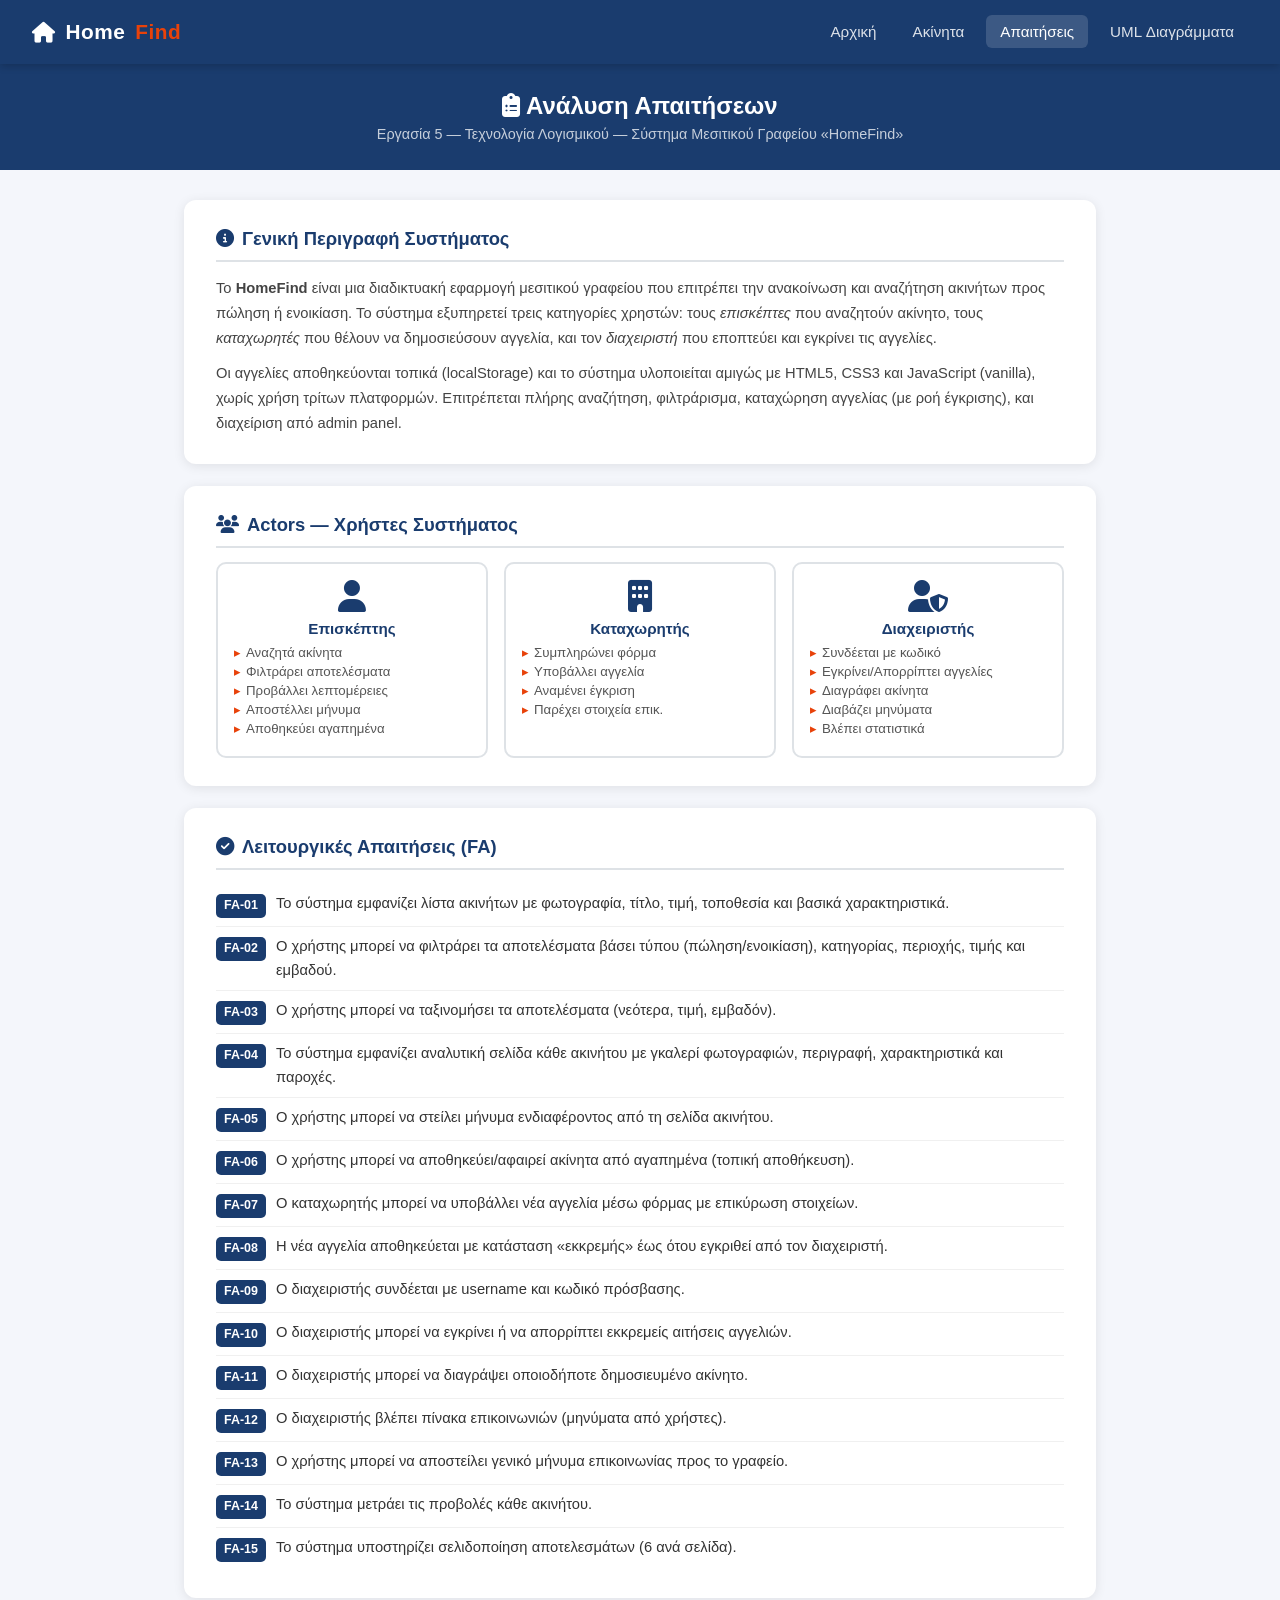
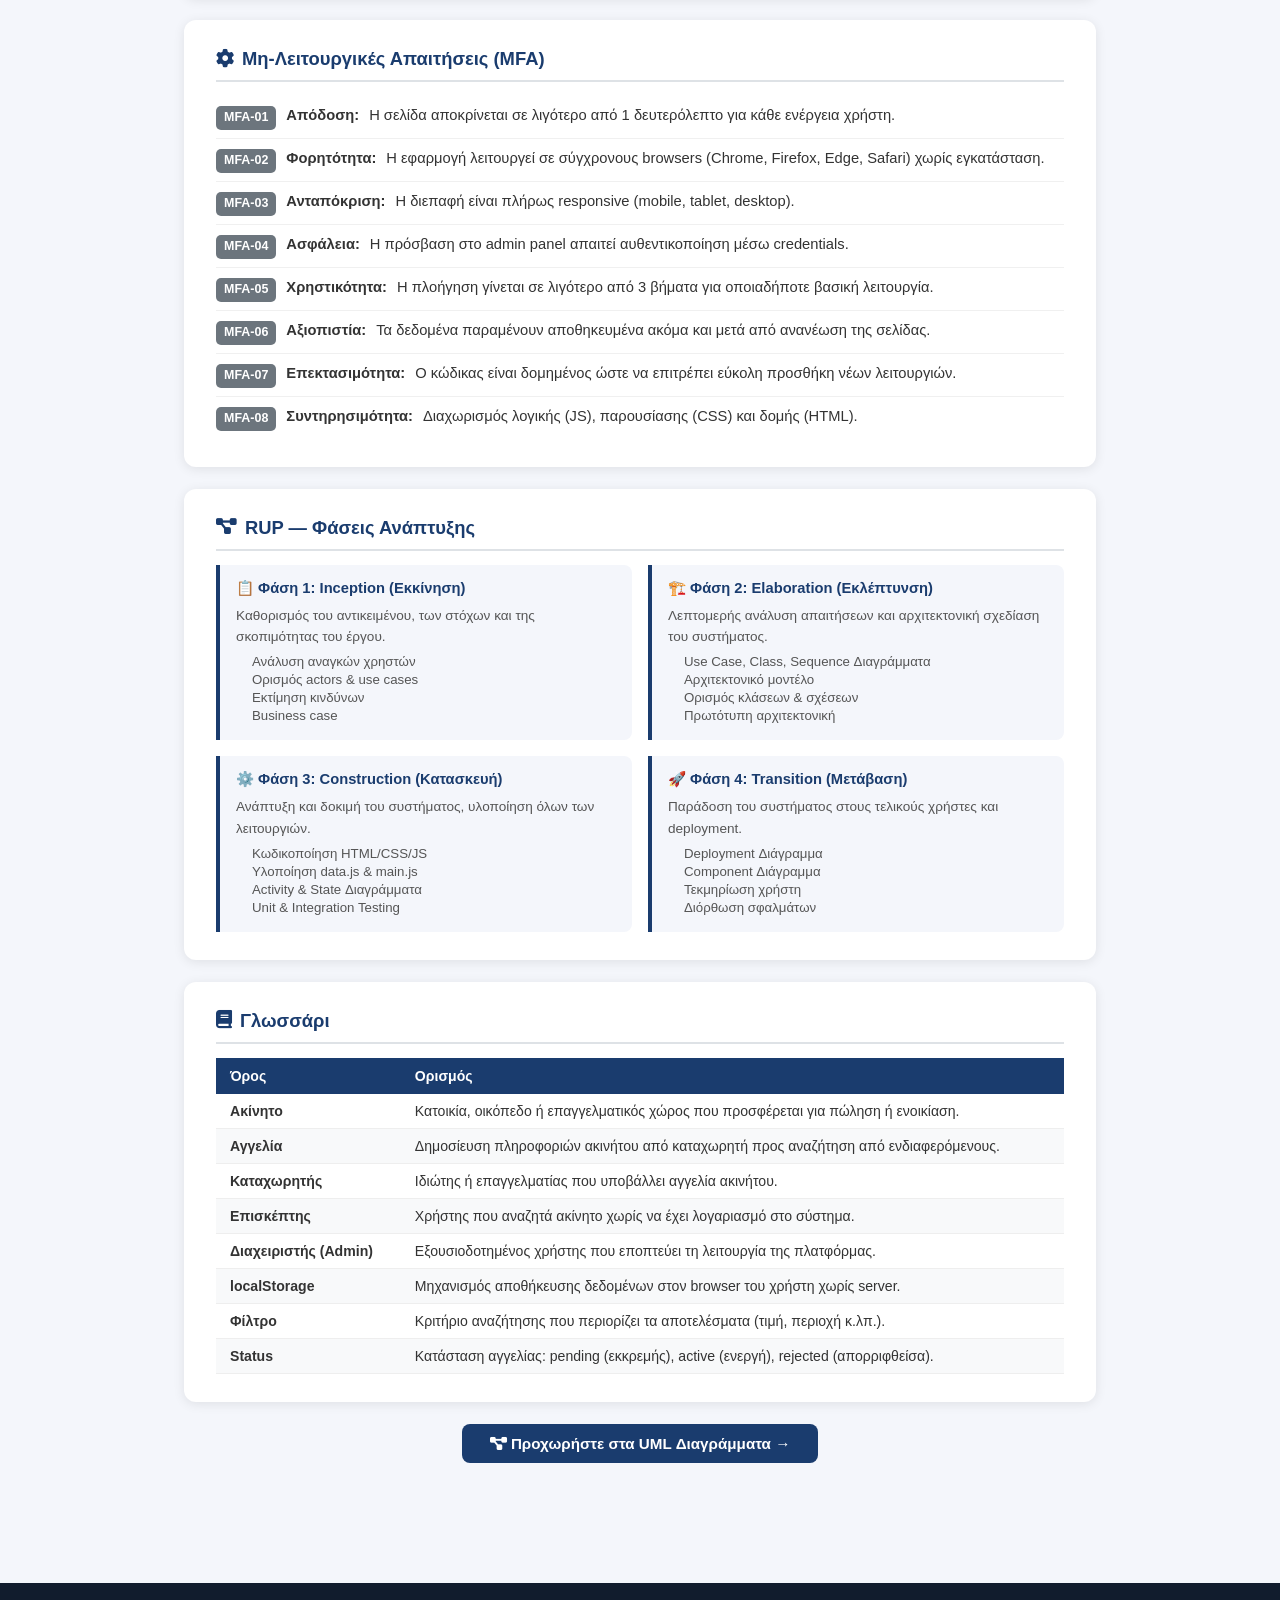
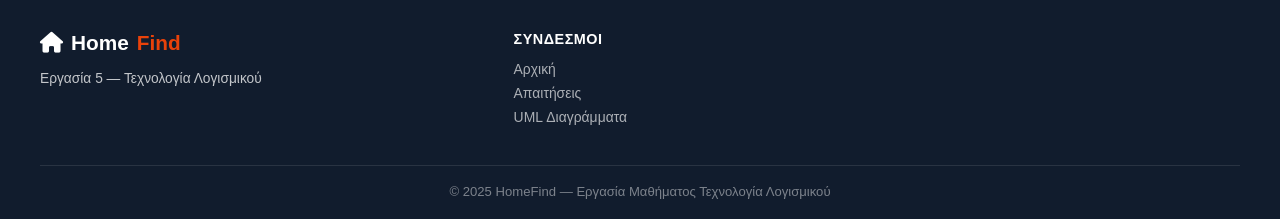
<file: docs/apaitiseis.html>
<!DOCTYPE html>
<html lang="el">
<head>
  <meta charset="UTF-8">
  <meta name="viewport" content="width=device-width, initial-scale=1.0">
  <title>Ανάλυση Απαιτήσεων — HomeFind</title>
  <link rel="stylesheet" href="../site/css/style.css">
  <link rel="stylesheet" href="https://cdnjs.cloudflare.com/ajax/libs/font-awesome/6.5.0/css/all.min.css">
  <style>
    .req-page { max-width: 960px; margin: 0 auto; padding: 30px 1.5rem 60px; }
    .req-card { background: #fff; border-radius: 12px; box-shadow: 0 2px 12px rgba(0,0,0,.09); padding: 28px 32px; margin-bottom: 22px; }
    .req-card h2 { font-size: 1.15rem; color: var(--primary); margin-bottom: 14px; padding-bottom: 10px; border-bottom: 2px solid var(--border); display: flex; align-items: center; gap: 8px; }
    .req-list { list-style: none; padding: 0; }
    .req-list li { padding: 8px 0; border-bottom: 1px solid #f0f0f0; font-size: 0.92rem; color: #333; display: flex; gap: 10px; align-items: flex-start; line-height: 1.6; }
    .req-list li:last-child { border-bottom: none; }
    .req-num { background: var(--primary); color: #fff; border-radius: 5px; padding: 2px 8px; font-size: 0.78rem; font-weight: 700; white-space: nowrap; margin-top: 2px; }
    .req-num.nf { background: #6c757d; }
    .actor-grid { display: grid; grid-template-columns: repeat(3, 1fr); gap: 16px; }
    .actor-box { border: 2px solid var(--border); border-radius: 10px; padding: 16px; text-align: center; }
    .actor-box i { font-size: 2rem; color: var(--primary); display: block; margin-bottom: 8px; }
    .actor-box h3 { font-size: 0.95rem; color: var(--primary); margin-bottom: 8px; }
    .actor-box ul { text-align: left; font-size: 0.83rem; color: #555; }
    .actor-box ul li { margin-bottom: 4px; padding-left: 12px; position: relative; }
    .actor-box ul li::before { content: '▸'; position: absolute; left: 0; color: var(--secondary); }
    .rup-grid { display: grid; grid-template-columns: repeat(2, 1fr); gap: 16px; }
    .rup-phase { border-left: 4px solid var(--primary); padding: 14px 16px; background: var(--light); border-radius: 0 8px 8px 0; }
    .rup-phase h3 { font-size: 0.92rem; color: var(--primary); margin-bottom: 8px; font-weight: 700; }
    .rup-phase p { font-size: 0.85rem; color: #555; line-height: 1.6; }
    .rup-phase ul { font-size: 0.83rem; color: #555; padding-left: 16px; margin-top: 6px; }
    .rup-phase ul li { margin-bottom: 3px; }
    .gloss-table { width: 100%; border-collapse: collapse; font-size: 0.88rem; }
    .gloss-table th { background: var(--primary); color: #fff; padding: 10px 14px; text-align: left; }
    .gloss-table td { padding: 9px 14px; border-bottom: 1px solid #eee; color: #333; }
    .gloss-table tr:nth-child(even) td { background: #f8f9fa; }
  </style>
</head>
<body>

<nav class="navbar">
  <a href="../site/index.html" class="logo"><i class="fas fa-home"></i> Home<span>Find</span></a>
  <div class="hamburger"><span></span><span></span><span></span></div>
  <ul class="nav-links">
    <li><a href="../site/index.html">Αρχική</a></li>
    <li><a href="../site/akinhta.html">Ακίνητα</a></li>
    <li><a href="apaitiseis.html" class="active">Απαιτήσεις</a></li>
    <li><a href="diagrams.html">UML Διαγράμματα</a></li>
  </ul>
</nav>

<div style="background:var(--primary);padding:28px 2rem;text-align:center;color:#fff;">
  <h1 style="font-size:1.5rem;margin-bottom:6px;"><i class="fas fa-clipboard-list"></i> Ανάλυση Απαιτήσεων</h1>
  <p style="color:rgba(255,255,255,.75);font-size:.9rem;">Εργασία 5 — Τεχνολογία Λογισμικού — Σύστημα Μεσιτικού Γραφείου «HomeFind»</p>
</div>

<div class="req-page">

  <!-- Γενική Περιγραφή -->
  <div class="req-card">
    <h2><i class="fas fa-info-circle"></i> Γενική Περιγραφή Συστήματος</h2>
    <p style="font-size:.92rem;color:#444;line-height:1.7;">
      Το <strong>HomeFind</strong> είναι μια διαδικτυακή εφαρμογή μεσιτικού γραφείου που επιτρέπει την ανακοίνωση και αναζήτηση ακινήτων προς πώληση ή ενοικίαση. Το σύστημα εξυπηρετεί τρεις κατηγορίες χρηστών: τους <em>επισκέπτες</em> που αναζητούν ακίνητο, τους <em>καταχωρητές</em> που θέλουν να δημοσιεύσουν αγγελία, και τον <em>διαχειριστή</em> που εποπτεύει και εγκρίνει τις αγγελίες.
    </p>
    <p style="font-size:.92rem;color:#444;line-height:1.7;margin-top:10px;">
      Οι αγγελίες αποθηκεύονται τοπικά (localStorage) και το σύστημα υλοποιείται αμιγώς με HTML5, CSS3 και JavaScript (vanilla), χωρίς χρήση τρίτων πλατφορμών. Επιτρέπεται πλήρης αναζήτηση, φιλτράρισμα, καταχώρηση αγγελίας (με ροή έγκρισης), και διαχείριση από admin panel.
    </p>
  </div>

  <!-- Actors -->
  <div class="req-card">
    <h2><i class="fas fa-users"></i> Actors — Χρήστες Συστήματος</h2>
    <div class="actor-grid">
      <div class="actor-box">
        <i class="fas fa-user"></i>
        <h3>Επισκέπτης</h3>
        <ul>
          <li>Αναζητά ακίνητα</li>
          <li>Φιλτράρει αποτελέσματα</li>
          <li>Προβάλλει λεπτομέρειες</li>
          <li>Αποστέλλει μήνυμα</li>
          <li>Αποθηκεύει αγαπημένα</li>
        </ul>
      </div>
      <div class="actor-box">
        <i class="fas fa-building"></i>
        <h3>Καταχωρητής</h3>
        <ul>
          <li>Συμπληρώνει φόρμα</li>
          <li>Υποβάλλει αγγελία</li>
          <li>Αναμένει έγκριση</li>
          <li>Παρέχει στοιχεία επικ.</li>
        </ul>
      </div>
      <div class="actor-box">
        <i class="fas fa-user-shield"></i>
        <h3>Διαχειριστής</h3>
        <ul>
          <li>Συνδέεται με κωδικό</li>
          <li>Εγκρίνει/Απορρίπτει αγγελίες</li>
          <li>Διαγράφει ακίνητα</li>
          <li>Διαβάζει μηνύματα</li>
          <li>Βλέπει στατιστικά</li>
        </ul>
      </div>
    </div>
  </div>

  <!-- Λειτουργικές Απαιτήσεις -->
  <div class="req-card">
    <h2><i class="fas fa-check-circle"></i> Λειτουργικές Απαιτήσεις (FA)</h2>
    <ul class="req-list">
      <li><span class="req-num">FA-01</span> Το σύστημα εμφανίζει λίστα ακινήτων με φωτογραφία, τίτλο, τιμή, τοποθεσία και βασικά χαρακτηριστικά.</li>
      <li><span class="req-num">FA-02</span> Ο χρήστης μπορεί να φιλτράρει τα αποτελέσματα βάσει τύπου (πώληση/ενοικίαση), κατηγορίας, περιοχής, τιμής και εμβαδού.</li>
      <li><span class="req-num">FA-03</span> Ο χρήστης μπορεί να ταξινομήσει τα αποτελέσματα (νεότερα, τιμή, εμβαδόν).</li>
      <li><span class="req-num">FA-04</span> Το σύστημα εμφανίζει αναλυτική σελίδα κάθε ακινήτου με γκαλερί φωτογραφιών, περιγραφή, χαρακτηριστικά και παροχές.</li>
      <li><span class="req-num">FA-05</span> Ο χρήστης μπορεί να στείλει μήνυμα ενδιαφέροντος από τη σελίδα ακινήτου.</li>
      <li><span class="req-num">FA-06</span> Ο χρήστης μπορεί να αποθηκεύει/αφαιρεί ακίνητα από αγαπημένα (τοπική αποθήκευση).</li>
      <li><span class="req-num">FA-07</span> Ο καταχωρητής μπορεί να υποβάλλει νέα αγγελία μέσω φόρμας με επικύρωση στοιχείων.</li>
      <li><span class="req-num">FA-08</span> Η νέα αγγελία αποθηκεύεται με κατάσταση «εκκρεμής» έως ότου εγκριθεί από τον διαχειριστή.</li>
      <li><span class="req-num">FA-09</span> Ο διαχειριστής συνδέεται με username και κωδικό πρόσβασης.</li>
      <li><span class="req-num">FA-10</span> Ο διαχειριστής μπορεί να εγκρίνει ή να απορρίπτει εκκρεμείς αιτήσεις αγγελιών.</li>
      <li><span class="req-num">FA-11</span> Ο διαχειριστής μπορεί να διαγράψει οποιοδήποτε δημοσιευμένο ακίνητο.</li>
      <li><span class="req-num">FA-12</span> Ο διαχειριστής βλέπει πίνακα επικοινωνιών (μηνύματα από χρήστες).</li>
      <li><span class="req-num">FA-13</span> Ο χρήστης μπορεί να αποστείλει γενικό μήνυμα επικοινωνίας προς το γραφείο.</li>
      <li><span class="req-num">FA-14</span> Το σύστημα μετράει τις προβολές κάθε ακινήτου.</li>
      <li><span class="req-num">FA-15</span> Το σύστημα υποστηρίζει σελιδοποίηση αποτελεσμάτων (6 ανά σελίδα).</li>
    </ul>
  </div>

  <!-- Μη-Λειτουργικές Απαιτήσεις -->
  <div class="req-card">
    <h2><i class="fas fa-cog"></i> Μη-Λειτουργικές Απαιτήσεις (MFA)</h2>
    <ul class="req-list">
      <li><span class="req-num nf">MFA-01</span> <strong>Απόδοση:</strong> Η σελίδα αποκρίνεται σε λιγότερο από 1 δευτερόλεπτο για κάθε ενέργεια χρήστη.</li>
      <li><span class="req-num nf">MFA-02</span> <strong>Φορητότητα:</strong> Η εφαρμογή λειτουργεί σε σύγχρονους browsers (Chrome, Firefox, Edge, Safari) χωρίς εγκατάσταση.</li>
      <li><span class="req-num nf">MFA-03</span> <strong>Ανταπόκριση:</strong> Η διεπαφή είναι πλήρως responsive (mobile, tablet, desktop).</li>
      <li><span class="req-num nf">MFA-04</span> <strong>Ασφάλεια:</strong> Η πρόσβαση στο admin panel απαιτεί αυθεντικοποίηση μέσω credentials.</li>
      <li><span class="req-num nf">MFA-05</span> <strong>Χρηστικότητα:</strong> Η πλοήγηση γίνεται σε λιγότερο από 3 βήματα για οποιαδήποτε βασική λειτουργία.</li>
      <li><span class="req-num nf">MFA-06</span> <strong>Αξιοπιστία:</strong> Τα δεδομένα παραμένουν αποθηκευμένα ακόμα και μετά από ανανέωση της σελίδας.</li>
      <li><span class="req-num nf">MFA-07</span> <strong>Επεκτασιμότητα:</strong> Ο κώδικας είναι δομημένος ώστε να επιτρέπει εύκολη προσθήκη νέων λειτουργιών.</li>
      <li><span class="req-num nf">MFA-08</span> <strong>Συντηρησιμότητα:</strong> Διαχωρισμός λογικής (JS), παρουσίασης (CSS) και δομής (HTML).</li>
    </ul>
  </div>

  <!-- RUP Φάσεις -->
  <div class="req-card">
    <h2><i class="fas fa-project-diagram"></i> RUP — Φάσεις Ανάπτυξης</h2>
    <div class="rup-grid">
      <div class="rup-phase">
        <h3>📋 Φάση 1: Inception (Εκκίνηση)</h3>
        <p>Καθορισμός του αντικειμένου, των στόχων και της σκοπιμότητας του έργου.</p>
        <ul>
          <li>Ανάλυση αναγκών χρηστών</li>
          <li>Ορισμός actors & use cases</li>
          <li>Εκτίμηση κινδύνων</li>
          <li>Business case</li>
        </ul>
      </div>
      <div class="rup-phase">
        <h3>🏗️ Φάση 2: Elaboration (Εκλέπτυνση)</h3>
        <p>Λεπτομερής ανάλυση απαιτήσεων και αρχιτεκτονική σχεδίαση του συστήματος.</p>
        <ul>
          <li>Use Case, Class, Sequence Διαγράμματα</li>
          <li>Αρχιτεκτονικό μοντέλο</li>
          <li>Ορισμός κλάσεων & σχέσεων</li>
          <li>Πρωτότυπη αρχιτεκτονική</li>
        </ul>
      </div>
      <div class="rup-phase">
        <h3>⚙️ Φάση 3: Construction (Κατασκευή)</h3>
        <p>Ανάπτυξη και δοκιμή του συστήματος, υλοποίηση όλων των λειτουργιών.</p>
        <ul>
          <li>Κωδικοποίηση HTML/CSS/JS</li>
          <li>Υλοποίηση data.js & main.js</li>
          <li>Activity & State Διαγράμματα</li>
          <li>Unit & Integration Testing</li>
        </ul>
      </div>
      <div class="rup-phase">
        <h3>🚀 Φάση 4: Transition (Μετάβαση)</h3>
        <p>Παράδοση του συστήματος στους τελικούς χρήστες και deployment.</p>
        <ul>
          <li>Deployment Διάγραμμα</li>
          <li>Component Διάγραμμα</li>
          <li>Τεκμηρίωση χρήστη</li>
          <li>Διόρθωση σφαλμάτων</li>
        </ul>
      </div>
    </div>
  </div>

  <!-- Γλωσσάρι -->
  <div class="req-card">
    <h2><i class="fas fa-book"></i> Γλωσσάρι</h2>
    <table class="gloss-table">
      <thead><tr><th>Όρος</th><th>Ορισμός</th></tr></thead>
      <tbody>
        <tr><td><strong>Ακίνητο</strong></td><td>Κατοικία, οικόπεδο ή επαγγελματικός χώρος που προσφέρεται για πώληση ή ενοικίαση.</td></tr>
        <tr><td><strong>Αγγελία</strong></td><td>Δημοσίευση πληροφοριών ακινήτου από καταχωρητή προς αναζήτηση από ενδιαφερόμενους.</td></tr>
        <tr><td><strong>Καταχωρητής</strong></td><td>Ιδιώτης ή επαγγελματίας που υποβάλλει αγγελία ακινήτου.</td></tr>
        <tr><td><strong>Επισκέπτης</strong></td><td>Χρήστης που αναζητά ακίνητο χωρίς να έχει λογαριασμό στο σύστημα.</td></tr>
        <tr><td><strong>Διαχειριστής (Admin)</strong></td><td>Εξουσιοδοτημένος χρήστης που εποπτεύει τη λειτουργία της πλατφόρμας.</td></tr>
        <tr><td><strong>localStorage</strong></td><td>Μηχανισμός αποθήκευσης δεδομένων στον browser του χρήστη χωρίς server.</td></tr>
        <tr><td><strong>Φίλτρο</strong></td><td>Κριτήριο αναζήτησης που περιορίζει τα αποτελέσματα (τιμή, περιοχή κ.λπ.).</td></tr>
        <tr><td><strong>Status</strong></td><td>Κατάσταση αγγελίας: pending (εκκρεμής), active (ενεργή), rejected (απορριφθείσα).</td></tr>
      </tbody>
    </table>
  </div>

  <!-- Navigation -->
  <div style="text-align:center;margin-top:10px;">
    <a href="diagrams.html" style="display:inline-block;padding:11px 28px;background:var(--primary);color:#fff;border-radius:8px;font-weight:600;font-size:.95rem;">
      <i class="fas fa-project-diagram"></i> Προχωρήστε στα UML Διαγράμματα →
    </a>
  </div>
</div>

<footer>
  <div class="footer-grid">
    <div class="footer-brand">
      <div class="logo-ft"><i class="fas fa-home"></i> Home<span>Find</span></div>
      <p>Εργασία 5 — Τεχνολογία Λογισμικού</p>
    </div>
    <div class="footer-col"><h4>Σύνδεσμοι</h4>
      <a href="../site/index.html">Αρχική</a><a href="apaitiseis.html">Απαιτήσεις</a>
      <a href="diagrams.html">UML Διαγράμματα</a>
    </div>
  </div>
  <div class="footer-bottom">© 2025 HomeFind — Εργασία Μαθήματος Τεχνολογία Λογισμικού</div>
</footer>

<script src="../site/js/main.js"></script>
</body>
</html>
</file>
<file: site/css/style.css>
/* ===== Γενικά Στυλ ===== */
* {
  margin: 0;
  padding: 0;
  box-sizing: border-box;
}

:root {
  --primary: #1a3c6e;
  --secondary: #e8420a;
  --light: #f4f6fb;
  --gray: #6c757d;
  --border: #dee2e6;
  --white: #ffffff;
  --shadow: 0 2px 12px rgba(0,0,0,0.10);
}

body {
  font-family: 'Segoe UI', Arial, sans-serif;
  background: var(--light);
  color: #222;
  min-height: 100vh;
}

a { text-decoration: none; color: inherit; }
ul { list-style: none; }
img { max-width: 100%; }

/* ===== Navbar ===== */
.navbar {
  background: var(--primary);
  padding: 0 2rem;
  display: flex;
  align-items: center;
  justify-content: space-between;
  height: 64px;
  position: sticky;
  top: 0;
  z-index: 100;
  box-shadow: 0 2px 8px rgba(0,0,0,0.2);
}

.navbar .logo {
  display: flex;
  align-items: center;
  gap: 10px;
  color: var(--white);
  font-size: 1.3rem;
  font-weight: 700;
  letter-spacing: 0.5px;
}

.navbar .logo span {
  color: var(--secondary);
}

.nav-links {
  display: flex;
  align-items: center;
  gap: 8px;
}

.nav-links a {
  color: rgba(255,255,255,0.85);
  padding: 8px 14px;
  border-radius: 6px;
  font-size: 0.95rem;
  transition: background 0.2s, color 0.2s;
}

.nav-links a:hover, .nav-links a.active {
  background: rgba(255,255,255,0.15);
  color: #fff;
}

.nav-links .btn-nav {
  background: var(--secondary);
  color: #fff;
  padding: 8px 18px;
  border-radius: 6px;
  font-weight: 600;
  transition: background 0.2s;
}

.nav-links .btn-nav:hover {
  background: #c73408;
}

/* Hamburger για κινητά */
.hamburger {
  display: none;
  flex-direction: column;
  cursor: pointer;
  gap: 5px;
}

.hamburger span {
  display: block;
  width: 25px;
  height: 2px;
  background: #fff;
  border-radius: 2px;
  transition: 0.3s;
}

/* ===== Hero Section ===== */
.hero {
  background: linear-gradient(135deg, #1a3c6e 0%, #2a5298 60%, #1a3c6e 100%);
  padding: 70px 2rem 80px;
  text-align: center;
  color: #fff;
  position: relative;
  overflow: hidden;
}

.hero::before {
  content: '';
  position: absolute;
  bottom: -2px;
  left: 0; right: 0;
  height: 50px;
  background: var(--light);
  clip-path: ellipse(55% 100% at 50% 100%);
}

.hero h1 {
  font-size: 2.4rem;
  font-weight: 700;
  margin-bottom: 14px;
  line-height: 1.2;
}

.hero h1 span { color: #ffc947; }

.hero p {
  font-size: 1.1rem;
  color: rgba(255,255,255,0.85);
  margin-bottom: 36px;
  max-width: 550px;
  margin-left: auto;
  margin-right: auto;
}

/* Search Box */
.search-box {
  background: #fff;
  border-radius: 12px;
  padding: 20px 24px;
  max-width: 820px;
  margin: 0 auto;
  box-shadow: 0 8px 30px rgba(0,0,0,0.18);
  display: flex;
  flex-wrap: wrap;
  gap: 12px;
  align-items: flex-end;
}

.search-box .field {
  flex: 1;
  min-width: 150px;
}

.search-box label {
  display: block;
  font-size: 0.78rem;
  font-weight: 600;
  color: var(--primary);
  margin-bottom: 5px;
  text-transform: uppercase;
  letter-spacing: 0.5px;
}

.search-box select,
.search-box input {
  width: 100%;
  padding: 9px 12px;
  border: 1.5px solid var(--border);
  border-radius: 7px;
  font-size: 0.95rem;
  color: #333;
  background: #fff;
  transition: border 0.2s;
  outline: none;
}

.search-box select:focus,
.search-box input:focus {
  border-color: var(--primary);
}

.search-box .btn-search {
  background: var(--secondary);
  color: #fff;
  border: none;
  padding: 10px 26px;
  border-radius: 7px;
  font-size: 1rem;
  font-weight: 600;
  cursor: pointer;
  transition: background 0.2s;
  white-space: nowrap;
}

.search-box .btn-search:hover { background: #c73408; }

/* ===== Stats ===== */
.stats-bar {
  background: var(--primary);
  display: flex;
  justify-content: center;
  flex-wrap: wrap;
  gap: 0;
}

.stat-item {
  text-align: center;
  padding: 18px 40px;
  color: #fff;
  border-right: 1px solid rgba(255,255,255,0.15);
}

.stat-item:last-child { border-right: none; }

.stat-item .num {
  font-size: 1.8rem;
  font-weight: 700;
  color: #ffc947;
  display: block;
}

.stat-item .lbl {
  font-size: 0.82rem;
  color: rgba(255,255,255,0.75);
  text-transform: uppercase;
  letter-spacing: 0.5px;
}

/* ===== Sections ===== */
.section {
  padding: 52px 2rem;
  max-width: 1200px;
  margin: 0 auto;
}

.section-title {
  text-align: center;
  margin-bottom: 36px;
}

.section-title h2 {
  font-size: 1.75rem;
  color: var(--primary);
  margin-bottom: 8px;
}

.section-title p {
  color: var(--gray);
  font-size: 0.97rem;
}

.section-title h2::after {
  content: '';
  display: block;
  width: 50px;
  height: 3px;
  background: var(--secondary);
  margin: 10px auto 0;
  border-radius: 2px;
}

/* ===== Property Cards ===== */
.cards-grid {
  display: grid;
  grid-template-columns: repeat(auto-fill, minmax(290px, 1fr));
  gap: 24px;
}

.property-card {
  background: #fff;
  border-radius: 12px;
  overflow: hidden;
  box-shadow: var(--shadow);
  transition: transform 0.22s, box-shadow 0.22s;
  cursor: pointer;
}

.property-card:hover {
  transform: translateY(-4px);
  box-shadow: 0 8px 24px rgba(0,0,0,0.14);
}

.card-img {
  height: 195px;
  position: relative;
  overflow: hidden;
}

.card-img img {
  width: 100%;
  height: 100%;
  object-fit: cover;
  transition: transform 0.3s;
}

.property-card:hover .card-img img {
  transform: scale(1.04);
}

.card-badge {
  position: absolute;
  top: 12px;
  left: 12px;
  padding: 4px 11px;
  border-radius: 5px;
  font-size: 0.75rem;
  font-weight: 700;
  letter-spacing: 0.5px;
  text-transform: uppercase;
  color: #fff;
}

.badge-sale { background: var(--secondary); }
.badge-rent { background: #28a745; }

.card-fav {
  position: absolute;
  top: 12px;
  right: 12px;
  background: rgba(255,255,255,0.9);
  border: none;
  width: 32px;
  height: 32px;
  border-radius: 50%;
  display: flex;
  align-items: center;
  justify-content: center;
  cursor: pointer;
  font-size: 0.9rem;
  color: #ccc;
  transition: color 0.2s;
}

.card-fav:hover, .card-fav.active { color: #e8420a; }

.card-body {
  padding: 16px;
}

.card-price {
  font-size: 1.25rem;
  font-weight: 700;
  color: var(--primary);
  margin-bottom: 5px;
}

.card-price .period {
  font-size: 0.82rem;
  font-weight: 400;
  color: var(--gray);
}

.card-title {
  font-size: 0.97rem;
  color: #333;
  margin-bottom: 6px;
  white-space: nowrap;
  overflow: hidden;
  text-overflow: ellipsis;
}

.card-location {
  font-size: 0.85rem;
  color: var(--gray);
  display: flex;
  align-items: center;
  gap: 4px;
  margin-bottom: 10px;
}

.card-features {
  display: flex;
  gap: 14px;
  font-size: 0.83rem;
  color: #555;
  padding-top: 10px;
  border-top: 1px solid #eee;
}

.card-features span {
  display: flex;
  align-items: center;
  gap: 4px;
}

.card-features i { color: var(--primary); }

/* ===== Filters Sidebar (akinhta.html) ===== */
.listings-layout {
  display: grid;
  grid-template-columns: 270px 1fr;
  gap: 24px;
  max-width: 1200px;
  margin: 30px auto;
  padding: 0 1.5rem;
}

.sidebar {
  background: #fff;
  border-radius: 12px;
  padding: 22px;
  box-shadow: var(--shadow);
  height: fit-content;
  position: sticky;
  top: 80px;
}

.sidebar h3 {
  font-size: 1rem;
  color: var(--primary);
  margin-bottom: 16px;
  padding-bottom: 10px;
  border-bottom: 2px solid var(--border);
  display: flex;
  align-items: center;
  gap: 7px;
}

.filter-group {
  margin-bottom: 18px;
}

.filter-group label {
  display: block;
  font-size: 0.82rem;
  font-weight: 600;
  color: #444;
  margin-bottom: 7px;
  text-transform: uppercase;
  letter-spacing: 0.4px;
}

.filter-group select,
.filter-group input {
  width: 100%;
  padding: 8px 11px;
  border: 1.5px solid var(--border);
  border-radius: 7px;
  font-size: 0.93rem;
  background: #fafafa;
  outline: none;
  transition: border 0.2s;
}

.filter-group select:focus,
.filter-group input:focus { border-color: var(--primary); }

.price-range {
  display: flex;
  gap: 8px;
  align-items: center;
}

.price-range input { flex: 1; }
.price-range span { color: var(--gray); font-size: 0.9rem; }

.btn-filter {
  width: 100%;
  background: var(--primary);
  color: #fff;
  border: none;
  padding: 10px;
  border-radius: 7px;
  font-size: 0.95rem;
  font-weight: 600;
  cursor: pointer;
  transition: background 0.2s;
  margin-top: 6px;
}

.btn-filter:hover { background: #122d52; }

.btn-reset {
  width: 100%;
  background: transparent;
  color: var(--gray);
  border: 1px solid var(--border);
  padding: 8px;
  border-radius: 7px;
  font-size: 0.88rem;
  cursor: pointer;
  transition: all 0.2s;
  margin-top: 8px;
}

.btn-reset:hover { border-color: var(--gray); color: #333; }

/* Listings toolbar */
.listings-toolbar {
  display: flex;
  justify-content: space-between;
  align-items: center;
  margin-bottom: 18px;
  flex-wrap: wrap;
  gap: 10px;
}

.listings-toolbar .count {
  font-size: 0.93rem;
  color: var(--gray);
}

.listings-toolbar .count strong { color: var(--primary); }

.sort-select {
  padding: 7px 12px;
  border: 1.5px solid var(--border);
  border-radius: 7px;
  font-size: 0.9rem;
  background: #fff;
  outline: none;
  cursor: pointer;
}

.view-toggle {
  display: flex;
  gap: 4px;
}

.view-btn {
  background: #fff;
  border: 1.5px solid var(--border);
  width: 34px;
  height: 34px;
  border-radius: 6px;
  display: flex;
  align-items: center;
  justify-content: center;
  cursor: pointer;
  color: var(--gray);
  transition: all 0.2s;
  font-size: 0.9rem;
}

.view-btn.active, .view-btn:hover {
  background: var(--primary);
  color: #fff;
  border-color: var(--primary);
}

/* List view */
.cards-list {
  display: flex;
  flex-direction: column;
  gap: 16px;
}

.property-card.list-card {
  display: flex;
  align-items: stretch;
}

.property-card.list-card .card-img {
  width: 240px;
  min-width: 240px;
  height: auto;
  border-radius: 0;
}

.property-card.list-card .card-body {
  flex: 1;
  display: flex;
  flex-direction: column;
  justify-content: space-between;
}

/* ===== Property Detail ===== */
.detail-page {
  max-width: 1100px;
  margin: 30px auto;
  padding: 0 1.5rem;
  display: grid;
  grid-template-columns: 1fr 340px;
  gap: 26px;
}

.detail-main { min-width: 0; }

.detail-gallery {
  border-radius: 12px;
  overflow: hidden;
  margin-bottom: 22px;
  position: relative;
}

.gallery-main img {
  width: 100%;
  height: 400px;
  object-fit: cover;
}

.gallery-thumbs {
  display: flex;
  gap: 8px;
  padding: 8px;
  background: #fff;
}

.gallery-thumbs img {
  width: 80px;
  height: 60px;
  object-fit: cover;
  border-radius: 5px;
  cursor: pointer;
  opacity: 0.7;
  transition: opacity 0.2s;
  border: 2px solid transparent;
}

.gallery-thumbs img:hover,
.gallery-thumbs img.active {
  opacity: 1;
  border-color: var(--primary);
}

.detail-info {
  background: #fff;
  border-radius: 12px;
  padding: 24px;
  box-shadow: var(--shadow);
  margin-bottom: 20px;
}

.detail-header {
  display: flex;
  justify-content: space-between;
  align-items: flex-start;
  margin-bottom: 12px;
  flex-wrap: wrap;
  gap: 10px;
}

.detail-price {
  font-size: 2rem;
  font-weight: 700;
  color: var(--primary);
}

.detail-price small {
  font-size: 1rem;
  font-weight: 400;
  color: var(--gray);
}

.detail-actions {
  display: flex;
  gap: 8px;
}

.btn-action {
  background: #fff;
  border: 1.5px solid var(--border);
  padding: 8px 14px;
  border-radius: 7px;
  font-size: 0.88rem;
  cursor: pointer;
  display: flex;
  align-items: center;
  gap: 5px;
  color: #444;
  transition: all 0.2s;
}

.btn-action:hover { border-color: var(--primary); color: var(--primary); }
.btn-action.liked { color: #e8420a; border-color: #e8420a; }

.detail-title {
  font-size: 1.4rem;
  color: #222;
  margin-bottom: 8px;
}

.detail-location {
  font-size: 0.93rem;
  color: var(--gray);
  display: flex;
  align-items: center;
  gap: 5px;
  margin-bottom: 18px;
}

.detail-features-grid {
  display: grid;
  grid-template-columns: repeat(4, 1fr);
  gap: 12px;
  padding: 18px 0;
  border-top: 1px solid #eee;
  border-bottom: 1px solid #eee;
  margin-bottom: 18px;
}

.feat-item {
  text-align: center;
  padding: 10px;
  background: var(--light);
  border-radius: 8px;
}

.feat-item i {
  font-size: 1.2rem;
  color: var(--primary);
  display: block;
  margin-bottom: 5px;
}

.feat-item .val {
  font-size: 1rem;
  font-weight: 700;
  color: #222;
}

.feat-item .lbl {
  font-size: 0.75rem;
  color: var(--gray);
}

.detail-desc h3 {
  font-size: 1rem;
  color: var(--primary);
  margin-bottom: 10px;
}

.detail-desc p {
  font-size: 0.93rem;
  line-height: 1.7;
  color: #444;
}

.detail-tags {
  display: flex;
  flex-wrap: wrap;
  gap: 7px;
  margin-top: 14px;
}

.tag {
  background: var(--light);
  color: var(--primary);
  padding: 4px 12px;
  border-radius: 20px;
  font-size: 0.8rem;
  border: 1px solid var(--border);
}

/* Contact card (sidebar) */
.contact-card {
  background: #fff;
  border-radius: 12px;
  padding: 22px;
  box-shadow: var(--shadow);
  height: fit-content;
  position: sticky;
  top: 80px;
}

.agent-info {
  display: flex;
  align-items: center;
  gap: 12px;
  margin-bottom: 16px;
  padding-bottom: 14px;
  border-bottom: 1px solid #eee;
}

.agent-avatar {
  width: 52px;
  height: 52px;
  border-radius: 50%;
  background: var(--primary);
  display: flex;
  align-items: center;
  justify-content: center;
  font-size: 1.3rem;
  color: #fff;
  font-weight: 700;
}

.agent-name { font-weight: 600; font-size: 0.97rem; }
.agent-role { font-size: 0.8rem; color: var(--gray); }

.contact-form input,
.contact-form textarea {
  width: 100%;
  padding: 9px 12px;
  border: 1.5px solid var(--border);
  border-radius: 7px;
  font-size: 0.9rem;
  margin-bottom: 10px;
  font-family: inherit;
  outline: none;
  transition: border 0.2s;
  resize: vertical;
}

.contact-form input:focus,
.contact-form textarea:focus { border-color: var(--primary); }

.btn-submit {
  width: 100%;
  background: var(--secondary);
  color: #fff;
  border: none;
  padding: 11px;
  border-radius: 7px;
  font-size: 0.97rem;
  font-weight: 600;
  cursor: pointer;
  transition: background 0.2s;
}

.btn-submit:hover { background: #c73408; }

.tel-btn {
  width: 100%;
  background: var(--primary);
  color: #fff;
  border: none;
  padding: 11px;
  border-radius: 7px;
  font-size: 0.97rem;
  font-weight: 600;
  cursor: pointer;
  display: flex;
  align-items: center;
  justify-content: center;
  gap: 7px;
  margin-bottom: 10px;
  transition: background 0.2s;
}

.tel-btn:hover { background: #122d52; }

/* ===== Form Page (kataxwrhsh) ===== */
.form-page {
  max-width: 780px;
  margin: 40px auto;
  padding: 0 1.5rem;
}

.form-card {
  background: #fff;
  border-radius: 14px;
  padding: 36px 40px;
  box-shadow: var(--shadow);
}

.form-card h2 {
  color: var(--primary);
  margin-bottom: 6px;
  font-size: 1.5rem;
}

.form-card .subtitle {
  color: var(--gray);
  font-size: 0.9rem;
  margin-bottom: 28px;
}

.form-section {
  margin-bottom: 24px;
}

.form-section h4 {
  font-size: 0.88rem;
  text-transform: uppercase;
  letter-spacing: 0.5px;
  color: var(--primary);
  margin-bottom: 14px;
  padding-bottom: 8px;
  border-bottom: 2px solid var(--border);
}

.form-row {
  display: grid;
  grid-template-columns: 1fr 1fr;
  gap: 14px;
  margin-bottom: 14px;
}

.form-group {
  display: flex;
  flex-direction: column;
}

.form-group.full { grid-column: 1 / -1; }

.form-group label {
  font-size: 0.83rem;
  font-weight: 600;
  color: #444;
  margin-bottom: 5px;
}

.form-group label .req { color: var(--secondary); margin-left: 2px; }

.form-group input,
.form-group select,
.form-group textarea {
  padding: 9px 12px;
  border: 1.5px solid var(--border);
  border-radius: 7px;
  font-size: 0.93rem;
  font-family: inherit;
  outline: none;
  transition: border 0.2s;
  background: #fafafa;
}

.form-group input:focus,
.form-group select:focus,
.form-group textarea:focus {
  border-color: var(--primary);
  background: #fff;
}

.form-group input.error,
.form-group select.error,
.form-group textarea.error {
  border-color: #dc3545;
}

.form-group .err-msg {
  font-size: 0.78rem;
  color: #dc3545;
  margin-top: 3px;
  display: none;
}

.form-group.has-error .err-msg { display: block; }

.form-group textarea { resize: vertical; min-height: 90px; }

.amenities-grid {
  display: grid;
  grid-template-columns: repeat(3, 1fr);
  gap: 8px;
}

.amenity-check {
  display: flex;
  align-items: center;
  gap: 7px;
  font-size: 0.88rem;
  cursor: pointer;
}

.amenity-check input[type="checkbox"] {
  width: 16px;
  height: 16px;
  accent-color: var(--primary);
  cursor: pointer;
}

.upload-area {
  border: 2px dashed var(--border);
  border-radius: 9px;
  padding: 28px;
  text-align: center;
  cursor: pointer;
  transition: border 0.2s, background 0.2s;
  background: #fafafa;
}

.upload-area:hover {
  border-color: var(--primary);
  background: #f0f4ff;
}

.upload-area i {
  font-size: 2rem;
  color: var(--primary);
  margin-bottom: 8px;
  display: block;
}

.upload-area p { font-size: 0.88rem; color: var(--gray); }
.upload-area span { font-size: 0.8rem; color: var(--gray); }

.btn-form-submit {
  width: 100%;
  background: var(--secondary);
  color: #fff;
  border: none;
  padding: 13px;
  border-radius: 8px;
  font-size: 1.05rem;
  font-weight: 700;
  cursor: pointer;
  transition: background 0.2s;
  margin-top: 10px;
}

.btn-form-submit:hover { background: #c73408; }

/* ===== Admin Panel ===== */
.admin-layout {
  display: grid;
  grid-template-columns: 230px 1fr;
  min-height: calc(100vh - 64px);
}

.admin-sidebar {
  background: var(--primary);
  color: #fff;
  padding: 24px 0;
}

.admin-sidebar .admin-brand {
  padding: 0 20px 20px;
  border-bottom: 1px solid rgba(255,255,255,0.15);
  margin-bottom: 14px;
  font-weight: 700;
  font-size: 0.95rem;
  color: rgba(255,255,255,0.7);
  text-transform: uppercase;
  letter-spacing: 0.5px;
}

.admin-sidebar a {
  display: flex;
  align-items: center;
  gap: 10px;
  padding: 11px 20px;
  color: rgba(255,255,255,0.75);
  font-size: 0.93rem;
  transition: all 0.2s;
}

.admin-sidebar a:hover,
.admin-sidebar a.active {
  background: rgba(255,255,255,0.12);
  color: #fff;
}

.admin-sidebar a i { width: 18px; text-align: center; }

.admin-content {
  padding: 28px 32px;
  background: var(--light);
  overflow-y: auto;
}

.admin-content h2 {
  color: var(--primary);
  margin-bottom: 22px;
  font-size: 1.4rem;
  display: flex;
  align-items: center;
  gap: 10px;
}

.stats-cards {
  display: grid;
  grid-template-columns: repeat(4, 1fr);
  gap: 16px;
  margin-bottom: 28px;
}

.stat-card {
  background: #fff;
  border-radius: 11px;
  padding: 20px;
  box-shadow: var(--shadow);
  display: flex;
  align-items: center;
  gap: 14px;
}

.stat-card .icon {
  width: 48px;
  height: 48px;
  border-radius: 10px;
  display: flex;
  align-items: center;
  justify-content: center;
  font-size: 1.3rem;
  color: #fff;
}

.stat-card .icon.blue { background: var(--primary); }
.stat-card .icon.orange { background: var(--secondary); }
.stat-card .icon.green { background: #28a745; }
.stat-card .icon.purple { background: #6f42c1; }

.stat-card .info .val {
  font-size: 1.6rem;
  font-weight: 700;
  color: #222;
  line-height: 1;
}

.stat-card .info .lbl {
  font-size: 0.82rem;
  color: var(--gray);
  margin-top: 3px;
}

/* Admin Table */
.admin-table-wrap {
  background: #fff;
  border-radius: 12px;
  box-shadow: var(--shadow);
  overflow: hidden;
  margin-bottom: 24px;
}

.table-header {
  padding: 16px 20px;
  border-bottom: 1px solid #eee;
  display: flex;
  justify-content: space-between;
  align-items: center;
}

.table-header h3 {
  font-size: 1rem;
  color: var(--primary);
}

.admin-table {
  width: 100%;
  border-collapse: collapse;
  font-size: 0.88rem;
}

.admin-table th {
  background: #f8f9fa;
  padding: 11px 16px;
  text-align: left;
  font-size: 0.78rem;
  text-transform: uppercase;
  letter-spacing: 0.5px;
  color: var(--gray);
  border-bottom: 1px solid #eee;
}

.admin-table td {
  padding: 12px 16px;
  border-bottom: 1px solid #f0f0f0;
  color: #333;
  vertical-align: middle;
}

.admin-table tr:last-child td { border-bottom: none; }
.admin-table tr:hover td { background: #f9f9f9; }

.status-badge {
  padding: 3px 10px;
  border-radius: 12px;
  font-size: 0.75rem;
  font-weight: 600;
}

.status-pending { background: #fff3cd; color: #856404; }
.status-active { background: #d1e7dd; color: #0f5132; }
.status-rejected { background: #f8d7da; color: #842029; }

.action-btns { display: flex; gap: 6px; }

.btn-sm {
  padding: 5px 10px;
  border-radius: 5px;
  font-size: 0.78rem;
  border: none;
  cursor: pointer;
  transition: opacity 0.2s;
  font-weight: 500;
}

.btn-sm:hover { opacity: 0.85; }
.btn-approve { background: #d1e7dd; color: #0f5132; }
.btn-reject { background: #f8d7da; color: #842029; }
.btn-view { background: var(--light); color: var(--primary); border: 1px solid var(--border); }
.btn-delete { background: #f8d7da; color: #842029; }

/* Admin login */
.login-wrap {
  min-height: calc(100vh - 64px);
  display: flex;
  align-items: center;
  justify-content: center;
  background: var(--light);
}

.login-box {
  background: #fff;
  border-radius: 14px;
  padding: 40px;
  width: 360px;
  box-shadow: var(--shadow);
  text-align: center;
}

.login-box .lock-icon {
  width: 64px;
  height: 64px;
  background: var(--primary);
  border-radius: 50%;
  display: flex;
  align-items: center;
  justify-content: center;
  margin: 0 auto 18px;
  font-size: 1.6rem;
  color: #fff;
}

.login-box h2 {
  color: var(--primary);
  margin-bottom: 5px;
  font-size: 1.3rem;
}

.login-box p { color: var(--gray); font-size: 0.88rem; margin-bottom: 24px; }

.login-box input {
  width: 100%;
  padding: 10px 14px;
  border: 1.5px solid var(--border);
  border-radius: 7px;
  font-size: 0.95rem;
  margin-bottom: 12px;
  outline: none;
  transition: border 0.2s;
  text-align: left;
}

.login-box input:focus { border-color: var(--primary); }

.btn-login {
  width: 100%;
  background: var(--primary);
  color: #fff;
  border: none;
  padding: 11px;
  border-radius: 7px;
  font-size: 1rem;
  font-weight: 600;
  cursor: pointer;
  transition: background 0.2s;
  margin-top: 4px;
}

.btn-login:hover { background: #122d52; }

.login-error {
  background: #f8d7da;
  color: #842029;
  padding: 8px 12px;
  border-radius: 6px;
  font-size: 0.85rem;
  margin-top: 10px;
  display: none;
}

/* ===== Contact Page ===== */
.contact-page {
  max-width: 980px;
  margin: 40px auto;
  padding: 0 1.5rem;
  display: grid;
  grid-template-columns: 1fr 1.4fr;
  gap: 28px;
}

.contact-info-box {
  background: var(--primary);
  border-radius: 14px;
  padding: 32px 28px;
  color: #fff;
}

.contact-info-box h2 { font-size: 1.4rem; margin-bottom: 8px; }
.contact-info-box p { font-size: 0.9rem; color: rgba(255,255,255,0.75); margin-bottom: 28px; }

.contact-item {
  display: flex;
  align-items: flex-start;
  gap: 14px;
  margin-bottom: 20px;
}

.contact-item .ci-icon {
  width: 40px;
  height: 40px;
  background: rgba(255,255,255,0.15);
  border-radius: 8px;
  display: flex;
  align-items: center;
  justify-content: center;
  font-size: 1rem;
  flex-shrink: 0;
}

.contact-item .ci-text .title { font-weight: 600; margin-bottom: 2px; }
.contact-item .ci-text .val { font-size: 0.88rem; color: rgba(255,255,255,0.75); }

.contact-form-box {
  background: #fff;
  border-radius: 14px;
  padding: 32px 28px;
  box-shadow: var(--shadow);
}

.contact-form-box h2 {
  color: var(--primary);
  margin-bottom: 6px;
  font-size: 1.3rem;
}

.contact-form-box p {
  color: var(--gray);
  font-size: 0.88rem;
  margin-bottom: 22px;
}

/* ===== Footer ===== */
footer {
  background: #111c2d;
  color: rgba(255,255,255,0.75);
  padding: 48px 2rem 20px;
  margin-top: 60px;
}

.footer-grid {
  display: grid;
  grid-template-columns: 2fr 1fr 1fr 1fr;
  gap: 32px;
  max-width: 1200px;
  margin: 0 auto;
  padding-bottom: 32px;
  border-bottom: 1px solid rgba(255,255,255,0.1);
}

.footer-brand .logo-ft {
  font-size: 1.3rem;
  font-weight: 700;
  color: #fff;
  margin-bottom: 12px;
  display: flex;
  align-items: center;
  gap: 8px;
}

.footer-brand .logo-ft span { color: var(--secondary); }

.footer-brand p {
  font-size: 0.86rem;
  line-height: 1.7;
  max-width: 260px;
}

.footer-col h4 {
  color: #fff;
  font-size: 0.9rem;
  font-weight: 600;
  margin-bottom: 14px;
  text-transform: uppercase;
  letter-spacing: 0.5px;
}

.footer-col a {
  display: block;
  color: rgba(255,255,255,0.65);
  font-size: 0.87rem;
  margin-bottom: 8px;
  transition: color 0.2s;
}

.footer-col a:hover { color: #fff; }

.footer-bottom {
  text-align: center;
  padding-top: 18px;
  font-size: 0.82rem;
  color: rgba(255,255,255,0.45);
  max-width: 1200px;
  margin: 0 auto;
}

/* ===== Breadcrumb ===== */
.breadcrumb {
  background: #fff;
  padding: 12px 2rem;
  border-bottom: 1px solid #eee;
  font-size: 0.85rem;
  color: var(--gray);
}

.breadcrumb a { color: var(--primary); }
.breadcrumb a:hover { text-decoration: underline; }
.breadcrumb .sep { margin: 0 7px; }

/* ===== Pagination ===== */
.pagination {
  display: flex;
  justify-content: center;
  gap: 5px;
  margin-top: 32px;
}

.page-btn {
  width: 36px;
  height: 36px;
  display: flex;
  align-items: center;
  justify-content: center;
  border-radius: 7px;
  border: 1.5px solid var(--border);
  background: #fff;
  cursor: pointer;
  font-size: 0.9rem;
  color: #444;
  transition: all 0.2s;
}

.page-btn:hover, .page-btn.active {
  background: var(--primary);
  color: #fff;
  border-color: var(--primary);
}

/* ===== Alerts / Toasts ===== */
.toast {
  position: fixed;
  bottom: 24px;
  right: 24px;
  background: #333;
  color: #fff;
  padding: 12px 20px;
  border-radius: 8px;
  font-size: 0.9rem;
  z-index: 9999;
  opacity: 0;
  transform: translateY(10px);
  transition: all 0.3s;
  pointer-events: none;
}

.toast.show {
  opacity: 1;
  transform: translateY(0);
}

.toast.success { background: #1a7a45; }
.toast.error { background: #c0392b; }

/* ===== Empty state ===== */
.empty-state {
  text-align: center;
  padding: 60px 20px;
  color: var(--gray);
}

.empty-state i { font-size: 3rem; color: var(--border); display: block; margin-bottom: 14px; }
.empty-state h3 { font-size: 1.1rem; color: #555; margin-bottom: 6px; }

/* ===== Map placeholder ===== */
.map-box {
  background: #e0e7ef;
  border-radius: 10px;
  height: 200px;
  display: flex;
  align-items: center;
  justify-content: center;
  flex-direction: column;
  color: var(--gray);
  font-size: 0.9rem;
  margin-top: 16px;
  border: 1px solid #cdd5e0;
}

.map-box i { font-size: 2rem; color: var(--primary); margin-bottom: 8px; }

/* ===== Responsive ===== */
@media (max-width: 992px) {
  .listings-layout { grid-template-columns: 1fr; }
  .sidebar { position: static; }
  .detail-page { grid-template-columns: 1fr; }
  .contact-card { position: static; }
  .stats-cards { grid-template-columns: repeat(2, 1fr); }
  .footer-grid { grid-template-columns: 1fr 1fr; }
  .admin-layout { grid-template-columns: 1fr; }
  .admin-sidebar { display: none; }
}

@media (max-width: 768px) {
  .hero h1 { font-size: 1.7rem; }
  .hamburger { display: flex; }
  .nav-links { display: none; flex-direction: column; position: absolute; top: 64px; left: 0; right: 0; background: var(--primary); padding: 12px; gap: 4px; }
  .nav-links.open { display: flex; }
  .form-row { grid-template-columns: 1fr; }
  .form-card { padding: 24px 20px; }
  .detail-features-grid { grid-template-columns: repeat(2, 1fr); }
  .contact-page { grid-template-columns: 1fr; }
  .stats-cards { grid-template-columns: 1fr 1fr; }
  .footer-grid { grid-template-columns: 1fr; }
  .stat-item { padding: 14px 20px; }
  .amenities-grid { grid-template-columns: repeat(2, 1fr); }
  .property-card.list-card { flex-direction: column; }
  .property-card.list-card .card-img { width: 100%; height: 200px; }
}

@media (max-width: 480px) {
  .search-box { padding: 16px; }
  .stats-cards { grid-template-columns: 1fr; }
}
</file>
